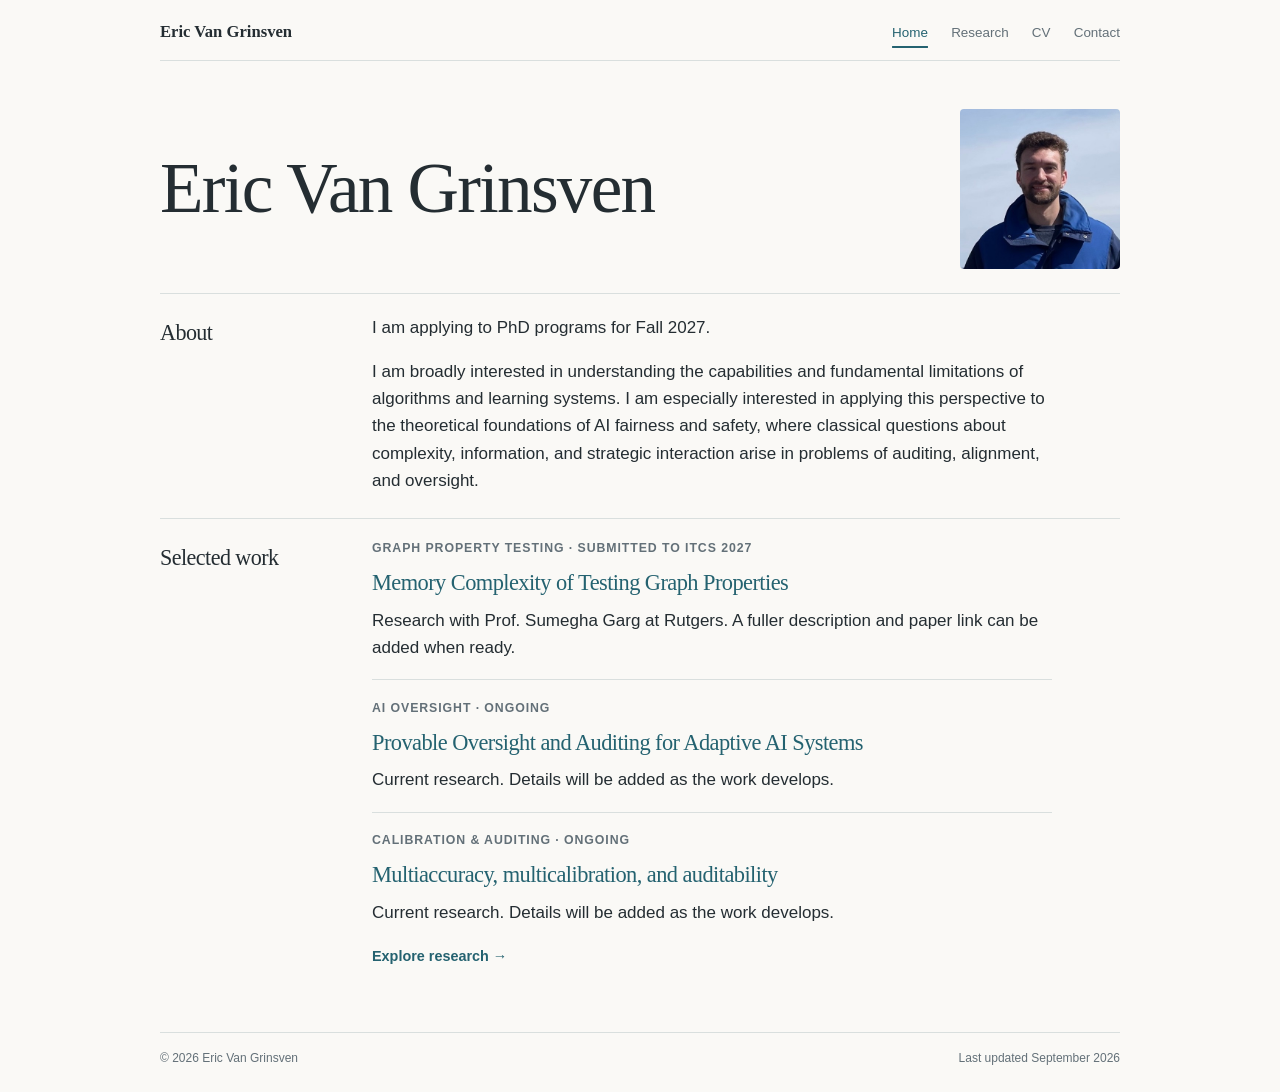
<file: index.html>
<!doctype html>
<html lang="en">
<head>
  <meta charset="utf-8">
  <meta name="viewport" content="width=device-width, initial-scale=1">
  <meta name="description" content="Eric Van Grinsven — theoretical computer science research and academic work.">
  <title>Eric Van Grinsven</title>
  <link rel="stylesheet" href="styles.css">
</head>
<body>
  <a class="skip-link" href="#main">Skip to content</a>
  <div class="site-wrap">
    <header class="site-header">
      <a class="site-name" href="index.html">Eric Van Grinsven</a>
      <nav aria-label="Main navigation">
        <a aria-current="page" href="index.html">Home</a>
        <a href="research.html">Research</a>
        <a href="cv.html">CV</a>
        <a href="contact.html">Contact</a>
      </nav>
    </header>

    <main id="main">
      <section class="intro" aria-labelledby="intro-title">
        <h1 id="intro-title">Eric Van Grinsven</h1>
        <img class="profile-photo" src="images/eric-van-grinsven.jpg" alt="Eric Van Grinsven" width="434" height="434">
      </section>

      <section class="content-section" aria-labelledby="about-title">
        <h2 id="about-title">About</h2>
        <div class="section-body">
          <p>I am applying to PhD programs for Fall 2027.</p>
          <p>I am broadly interested in understanding the capabilities and fundamental limitations of algorithms and learning systems. I am especially interested in applying this perspective to the theoretical foundations of AI fairness and safety, where classical questions about complexity, information, and strategic interaction arise in problems of auditing, alignment, and oversight.</p>
        </div>
      </section>

      <section class="content-section" aria-labelledby="work-title">
        <h2 id="work-title">Selected work</h2>
        <div class="section-body">
          <div class="entry-list">
            <article class="entry">
              <p class="entry-meta">Graph property testing · submitted to ITCS 2027</p>
              <h3><a href="research.html#graph-properties">Memory Complexity of Testing Graph Properties</a></h3>
              <p>Research with Prof. Sumegha Garg at Rutgers. A fuller description and paper link can be added when ready.</p>
            </article>
            <article class="entry">
              <p class="entry-meta">AI oversight · ongoing</p>
              <h3><a href="research.html#oversight">Provable Oversight and Auditing for Adaptive AI Systems</a></h3>
              <p>Current research. Details will be added as the work develops.</p>
            </article>
            <article class="entry">
              <p class="entry-meta">Calibration &amp; auditing · ongoing</p>
              <h3><a href="research.html#multicalibration">Multiaccuracy, multicalibration, and auditability</a></h3>
              <p>Current research. Details will be added as the work develops.</p>
            </article>
          </div>
          <p class="section-link"><a href="research.html">Explore research <span aria-hidden="true">→</span></a></p>
        </div>
      </section>

    </main>

    <footer class="site-footer"><span>© 2026 Eric Van Grinsven</span><span>Last updated September 2026</span></footer>
  </div>
</body>
</html>
</file>
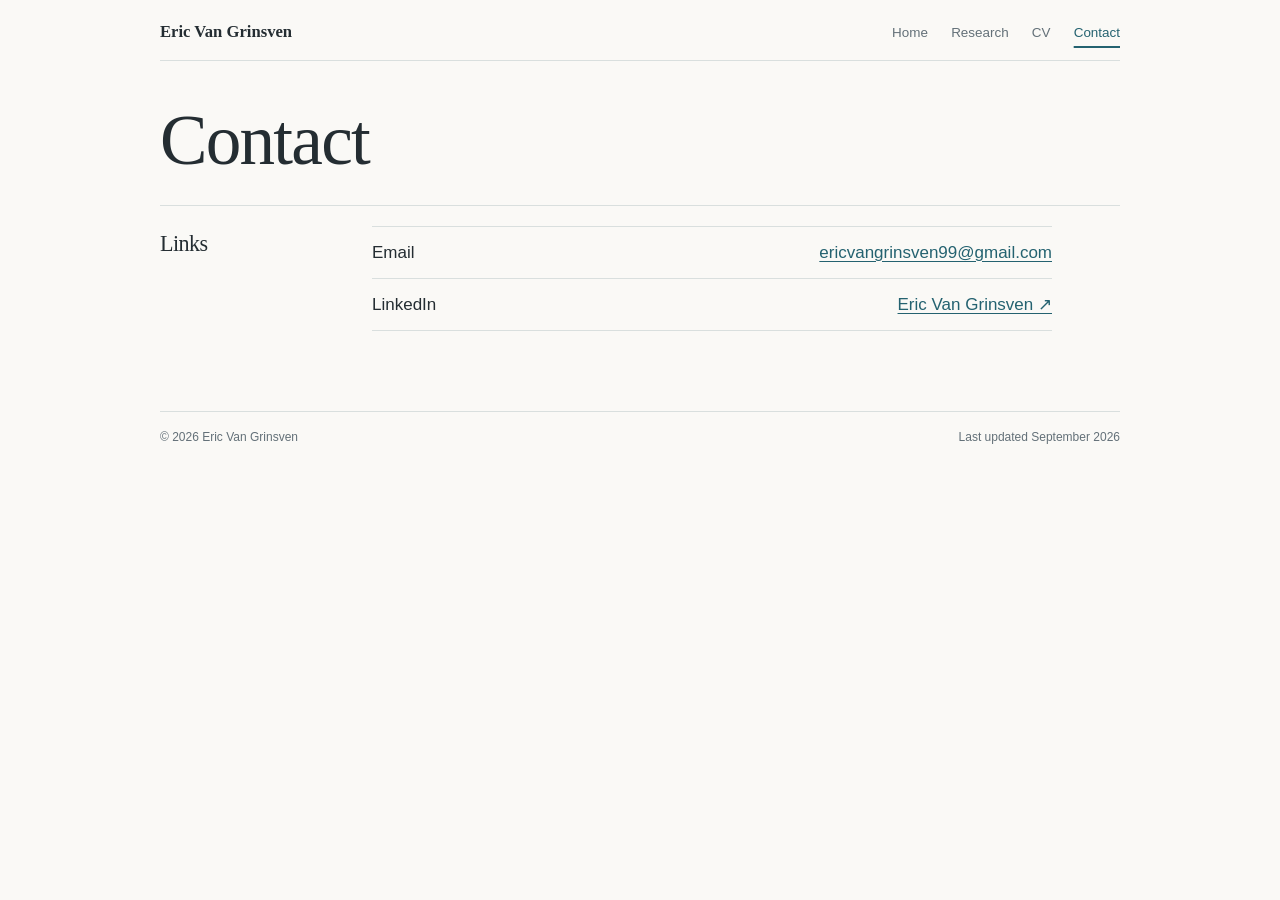
<file: contact.html>
<!doctype html>
<html lang="en">
<head>
  <meta charset="utf-8">
  <meta name="viewport" content="width=device-width, initial-scale=1">
  <meta name="description" content="Links and contact information for Eric Van Grinsven.">
  <title>Contact · Eric Van Grinsven</title>
  <link rel="stylesheet" href="styles.css">
</head>
<body>
  <a class="skip-link" href="#main">Skip to content</a>
  <div class="site-wrap">
    <header class="site-header">
      <a class="site-name" href="index.html">Eric Van Grinsven</a>
      <nav aria-label="Main navigation">
        <a href="index.html">Home</a>
        <a href="research.html">Research</a>
        <a href="cv.html">CV</a>
        <a aria-current="page" href="contact.html">Contact</a>
      </nav>
    </header>
    <main id="main">
      <div class="page-heading"><h1>Contact</h1></div>
      <section class="content-section" aria-labelledby="links-title">
        <h2 id="links-title">Links</h2>
        <div class="section-body">
          <ul class="link-list">
            <li><span>Email</span><a href="mailto:ericvangrinsven99@gmail.com">ericvangrinsven99@gmail.com</a></li>
            <li><span>LinkedIn</span><a href="https://www.linkedin.com/in/eric-van-grinsven/">Eric Van Grinsven <span aria-hidden="true">↗</span></a></li>
          </ul>
        </div>
      </section>
    </main>
    <footer class="site-footer"><span>© 2026 Eric Van Grinsven</span><span>Last updated September 2026</span></footer>
  </div>
</body>
</html>
</file>
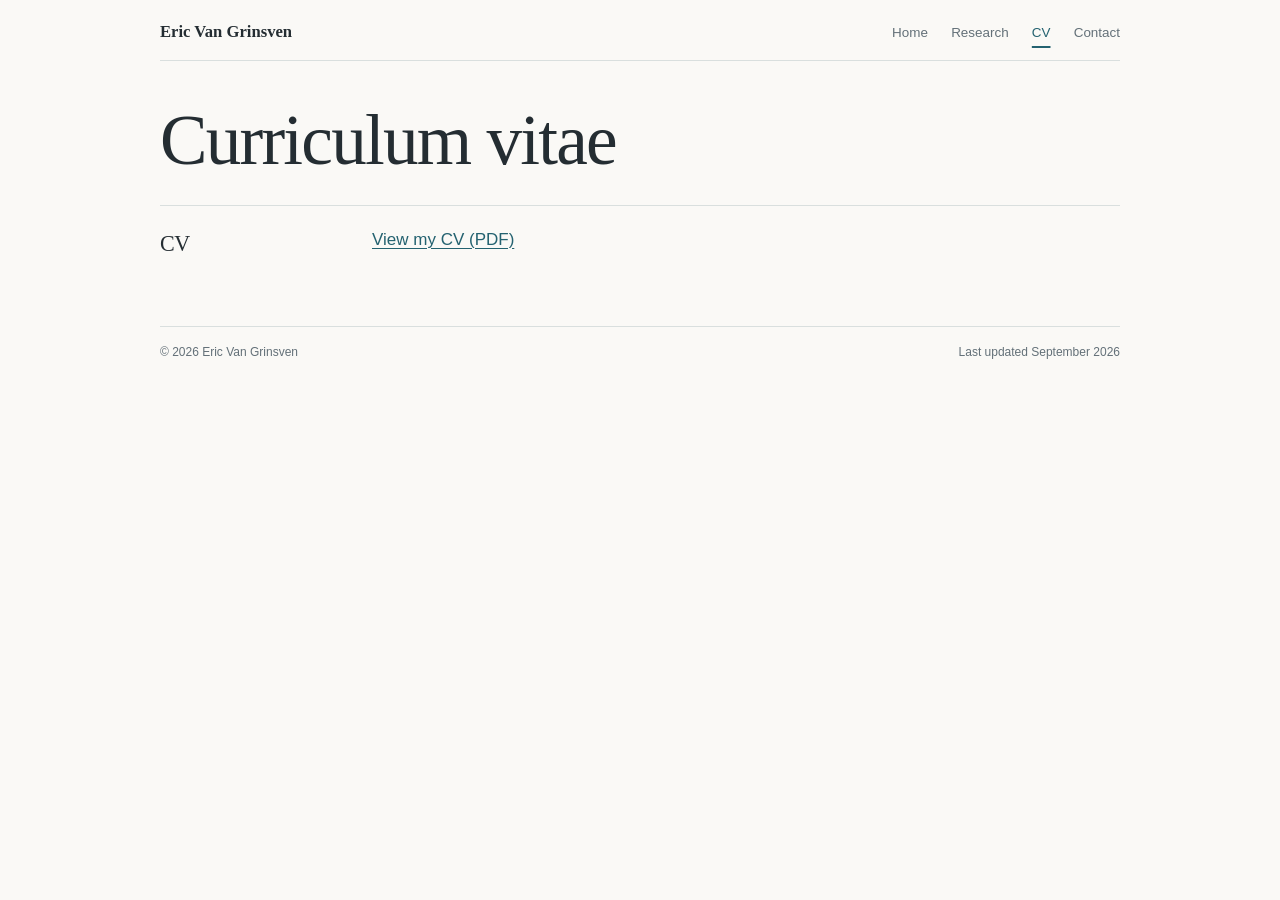
<file: cv.html>
<!doctype html>
<html lang="en">
<head>
  <meta charset="utf-8">
  <meta name="viewport" content="width=device-width, initial-scale=1">
  <meta name="description" content="Curriculum vitae of Eric Van Grinsven.">
  <title>CV · Eric Van Grinsven</title>
  <link rel="stylesheet" href="styles.css">
</head>
<body>
  <a class="skip-link" href="#main">Skip to content</a>
  <div class="site-wrap">
    <header class="site-header">
      <a class="site-name" href="index.html">Eric Van Grinsven</a>
      <nav aria-label="Main navigation">
        <a href="index.html">Home</a>
        <a href="research.html">Research</a>
        <a aria-current="page" href="cv.html">CV</a>
        <a href="contact.html">Contact</a>
      </nav>
    </header>
    <main id="main">
      <div class="page-heading"><h1>Curriculum vitae</h1></div>
      <section class="content-section" aria-labelledby="cv-title">
        <h2 id="cv-title">CV</h2>
        <div class="section-body">
          <p><a href="cv.pdf" type="application/pdf">View my CV (PDF)</a></p>
        </div>
      </section>
    </main>
    <footer class="site-footer"><span>© 2026 Eric Van Grinsven</span><span>Last updated September 2026</span></footer>
  </div>
</body>
</html>
</file>
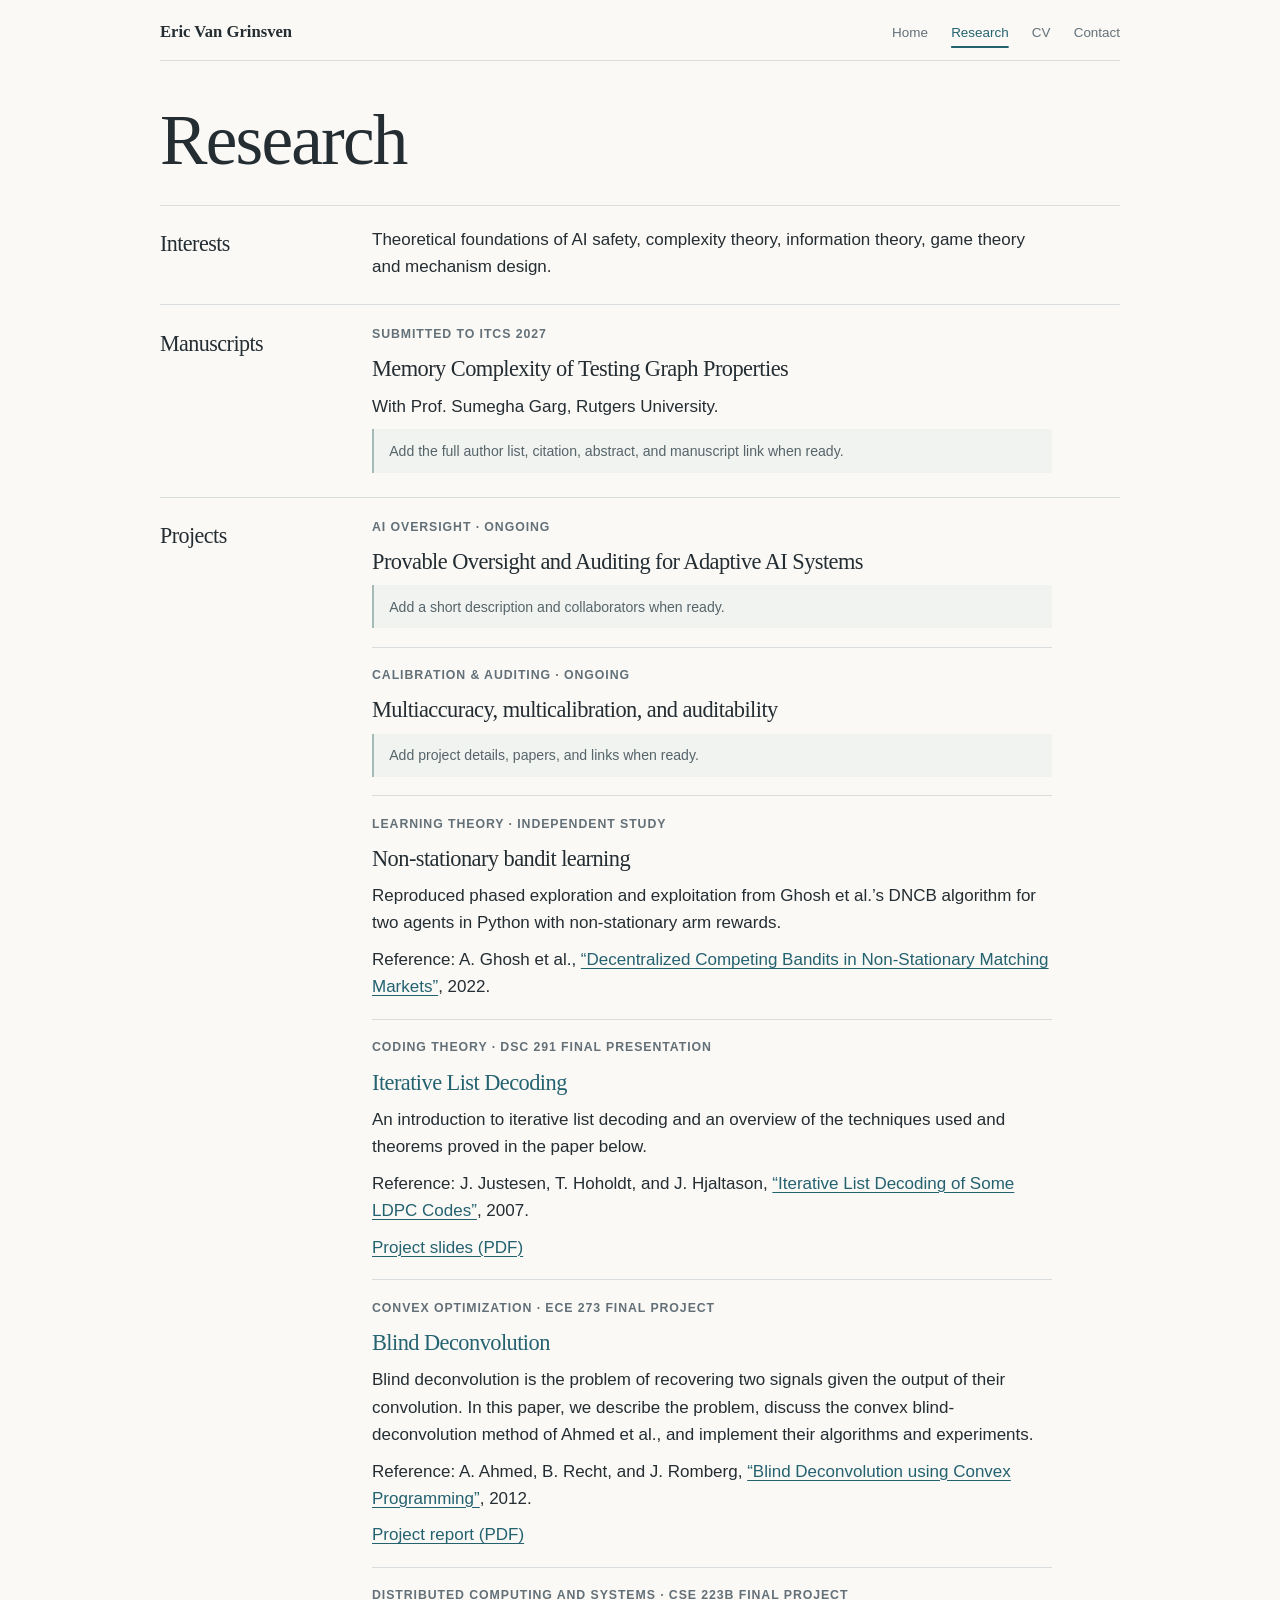
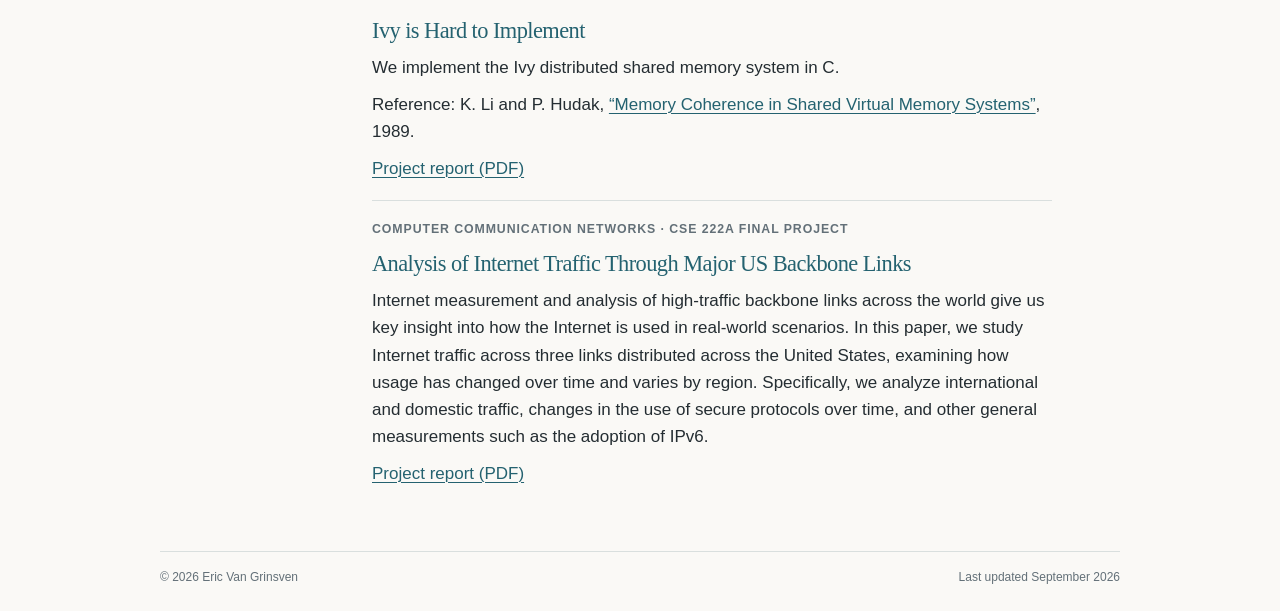
<file: research.html>
<!doctype html>
<html lang="en">
<head>
  <meta charset="utf-8">
  <meta name="viewport" content="width=device-width, initial-scale=1">
  <meta name="description" content="Research interests and projects of Eric Van Grinsven.">
  <title>Research · Eric Van Grinsven</title>
  <link rel="stylesheet" href="styles.css">
</head>
<body>
  <a class="skip-link" href="#main">Skip to content</a>
  <div class="site-wrap">
    <header class="site-header">
      <a class="site-name" href="index.html">Eric Van Grinsven</a>
      <nav aria-label="Main navigation">
        <a href="index.html">Home</a>
        <a aria-current="page" href="research.html">Research</a>
        <a href="cv.html">CV</a>
        <a href="contact.html">Contact</a>
      </nav>
    </header>

    <main id="main">
      <div class="page-heading"><h1>Research</h1></div>
      <section class="content-section" aria-labelledby="interests-title">
        <h2 id="interests-title">Interests</h2>
        <div class="section-body"><p>Theoretical foundations of AI safety, complexity theory, information theory, game theory and mechanism design.</p></div>
      </section>
      <section class="content-section" aria-labelledby="manuscripts-title">
        <h2 id="manuscripts-title">Manuscripts</h2>
        <div class="section-body entry-list">
          <article class="entry" id="graph-properties">
            <p class="entry-meta">Submitted to ITCS 2027</p>
            <h3>Memory Complexity of Testing Graph Properties</h3>
            <p>With Prof. Sumegha Garg, Rutgers University.</p>
            <p class="editor-note">Add the full author list, citation, abstract, and manuscript link when ready.</p>
          </article>
        </div>
      </section>
      <section class="content-section" aria-labelledby="projects-title">
        <h2 id="projects-title">Projects</h2>
        <div class="section-body entry-list">
          <article class="entry" id="oversight">
            <p class="entry-meta">AI oversight · ongoing</p>
            <h3>Provable Oversight and Auditing for Adaptive AI Systems</h3>
            <p class="editor-note">Add a short description and collaborators when ready.</p>
          </article>
          <article class="entry" id="multicalibration">
            <p class="entry-meta">Calibration &amp; auditing · ongoing</p>
            <h3>Multiaccuracy, multicalibration, and auditability</h3>
            <p class="editor-note">Add project details, papers, and links when ready.</p>
          </article>
          <article class="entry" id="bandits">
            <p class="entry-meta">Learning Theory · Independent Study</p>
            <h3>Non-stationary bandit learning</h3>
            <p>Reproduced phased exploration and exploitation from Ghosh et al.’s DNCB algorithm for two agents in Python with non-stationary arm rewards.</p>
            <p>Reference: A. Ghosh et al., <a href="https://arxiv.org/abs/2206.00120">“Decentralized Competing Bandits in Non-Stationary Matching Markets”</a>, 2022.</p>
          </article>
          <article class="entry" id="iterative-list-decoding">
            <p class="entry-meta">Coding Theory · DSC 291 Final Presentation</p>
            <h3><a href="documents/iterative-list-decoding.pdf">Iterative List Decoding</a></h3>
            <p>An introduction to iterative list decoding and an overview of the techniques used and theorems proved in the paper below.</p>
            <p>Reference: J. Justesen, T. Hoholdt, and J. Hjaltason, <a href="https://ieeexplore.ieee.org/abstract/document/4373410">“Iterative List Decoding of Some LDPC Codes”</a>, 2007.</p>
            <p><a href="documents/iterative-list-decoding.pdf" type="application/pdf">Project slides (PDF)</a></p>
          </article>
          <article class="entry" id="blind-deconvolution">
            <p class="entry-meta">Convex optimization · ECE 273 final project</p>
            <h3><a href="documents/blind-deconvolution.pdf">Blind Deconvolution</a></h3>
            <p>Blind deconvolution is the problem of recovering two signals given the output of their convolution. In this paper, we describe the problem, discuss the convex blind-deconvolution method of Ahmed et al., and implement their algorithms and experiments.</p>
            <p>Reference: A. Ahmed, B. Recht, and J. Romberg, <a href="https://arxiv.org/abs/1211.5608">“Blind Deconvolution using Convex Programming”</a>, 2012.</p>
            <p><a href="documents/blind-deconvolution.pdf" type="application/pdf">Project report (PDF)</a></p>
          </article>
          <article class="entry" id="ivy">
            <p class="entry-meta">Distributed Computing and Systems · CSE 223b final project</p>
            <h3><a href="documents/ivy-distributed-shared-memory.pdf">Ivy is Hard to Implement</a></h3>
            <p>We implement the Ivy distributed shared memory system in C.</p>
            <p>Reference: K. Li and P. Hudak, <a href="https://doi.org/10.1145/75104.75105">“Memory Coherence in Shared Virtual Memory Systems”</a>, 1989.</p>
            <p><a href="documents/ivy-distributed-shared-memory.pdf" type="application/pdf">Project report (PDF)</a></p>
          </article>
          <article class="entry" id="internet-traffic">
            <p class="entry-meta">Computer Communication Networks · CSE 222a final project</p>
            <h3><a href="documents/internet-traffic-backbone-links.pdf">Analysis of Internet Traffic Through Major US Backbone Links</a></h3>
            <p>Internet measurement and analysis of high-traffic backbone links across the world give us key insight into how the Internet is used in real-world scenarios. In this paper, we study Internet traffic across three links distributed across the United States, examining how usage has changed over time and varies by region. Specifically, we analyze international and domestic traffic, changes in the use of secure protocols over time, and other general measurements such as the adoption of IPv6.</p>
            <p><a href="documents/internet-traffic-backbone-links.pdf" type="application/pdf">Project report (PDF)</a></p>
          </article>
        </div>
      </section>
    </main>
    <footer class="site-footer"><span>© 2026 Eric Van Grinsven</span><span>Last updated September 2026</span></footer>
  </div>
</body>
</html>
</file>
<file: styles.css>
:root {
  color-scheme: light;
  --paper: #faf9f6;
  --ink: #242d32;
  --muted: #637078;
  --line: #d9dfde;
  --accent: #246270;
  --note: #f0f3f0;
}

* { box-sizing: border-box; }
html { scroll-behavior: smooth; }
body {
  margin: 0;
  background: var(--paper);
  color: var(--ink);
  font: 17px/1.6 -apple-system, BlinkMacSystemFont, "Segoe UI", Arial, sans-serif;
  -webkit-font-smoothing: antialiased;
}
a { color: var(--accent); text-decoration-thickness: 1px; text-underline-offset: .2em; }
a:hover { color: #163f49; }
a:focus-visible { outline: 2px solid var(--accent); outline-offset: 4px; border-radius: 2px; }
.skip-link { position: absolute; left: 1rem; top: -5rem; z-index: 10; padding: .5rem .8rem; background: var(--ink); color: white; }
.skip-link:focus { top: 1rem; }
.site-wrap { width: min(100% - 3rem, 960px); margin-inline: auto; }
.site-header { display: flex; justify-content: space-between; align-items: baseline; gap: 1.5rem; border-bottom: 1px solid var(--line); padding: 1.4rem 0 1rem; }
.site-name { color: var(--ink); font: 600 1.04rem/1.2 Georgia, "Times New Roman", serif; text-decoration: none; white-space: nowrap; }
.site-header nav { display: flex; flex-wrap: wrap; gap: .45rem 1.45rem; font-size: .84rem; }
.site-header nav a { color: var(--muted); text-decoration: none; }
.site-header nav a:hover, .site-header nav a[aria-current="page"] { color: var(--accent); }
.site-header nav a[aria-current="page"] { text-decoration: underline; text-underline-offset: .55rem; text-decoration-thickness: 1.5px; }
main { padding-bottom: 2.5rem; }
.intro { display: flex; justify-content: space-between; align-items: center; gap: 2rem; padding: 3rem 0 1.5rem; }
.profile-photo { display: block; width: 160px; height: 160px; object-fit: cover; border-radius: 4px; flex: none; }
.page-heading { padding: 2.5rem 0 1.5rem; max-width: 780px; }
.eyebrow { margin: 0 0 .6rem; color: var(--accent); font-size: .74rem; font-weight: 700; letter-spacing: .16em; text-transform: uppercase; }
h1, h2, h3, p { margin-top: 0; }
h1, h2, h3 { font-family: Georgia, "Times New Roman", serif; font-weight: 500; letter-spacing: -.025em; }
h1 { margin-bottom: 0; font-size: clamp(2.8rem, 6vw, 4.45rem); line-height: 1.12; }
.lede { max-width: 690px; margin-bottom: 0; color: #3d4b52; font: 1.35rem/1.55 Georgia, "Times New Roman", serif; }
.content-section { display: grid; grid-template-columns: 180px minmax(0, 1fr); gap: 2rem; border-top: 1px solid var(--line); padding: 1.25rem 0 1.5rem; }
.content-section h2 { margin: .05rem 0 0; font-size: 1.38rem; }
.section-body { max-width: 680px; }
.section-body > p:last-child, .entry p:last-child { margin-bottom: 0; }
.entry-list { display: grid; gap: 1.15rem; }
.entry { scroll-margin-top: 2rem; }
.entry + .entry { border-top: 1px solid var(--line); padding-top: 1.15rem; }
.entry-meta { margin-bottom: .3rem; color: var(--muted); font-size: .77rem; font-weight: 700; letter-spacing: .075em; text-transform: uppercase; }
.entry h3 { margin-bottom: .5rem; font-size: 1.4rem; line-height: 1.35; }
.entry h3 a { text-decoration: none; }
.entry h3 a:hover { text-decoration: underline; }
.entry p { margin-bottom: .6rem; }
.editor-note { border-left: 2px solid #a5bbb7; padding: .65rem .95rem; background: var(--note); color: #56646a; font-size: .88rem; }
.section-link { margin: 1.2rem 0 0; font-size: .9rem; font-weight: 600; }
.section-link a { text-decoration: none; }
.section-link a:hover { text-decoration: underline; }
.link-list { list-style: none; padding: 0; margin: 0 0 1rem; }
.link-list li { display: flex; justify-content: space-between; gap: 1rem; border-bottom: 1px solid var(--line); padding: .75rem 0; }
.link-list li:first-child { border-top: 1px solid var(--line); }
code { font-size: .92em; }
.site-footer { display: flex; justify-content: space-between; gap: 1rem; border-top: 1px solid var(--line); padding: 1rem 0 1.5rem; color: var(--muted); font-size: .75rem; }

@media (max-width: 680px) {
  body { font-size: 16px; }
  .site-wrap { width: min(100% - 2.2rem, 960px); }
  .site-header { display: block; padding: 1rem 0 .8rem; }
  .site-header nav { margin-top: .7rem; gap: .5rem 1.2rem; }
  .intro { flex-direction: column; align-items: flex-start; gap: 1rem; padding: 2.25rem 0 1.25rem; }
  .profile-photo { width: 128px; height: 128px; }
  .page-heading { padding: 2rem 0 1.25rem; }
  .lede { font-size: 1.16rem; }
  .content-section { display: block; padding: 1.1rem 0 1.4rem; }
  .content-section h2 { margin-bottom: .7rem; }
  .site-footer { display: block; }
  .site-footer span { display: block; }
}

@media (prefers-reduced-motion: reduce) {
  html { scroll-behavior: auto; }
}
</file>
